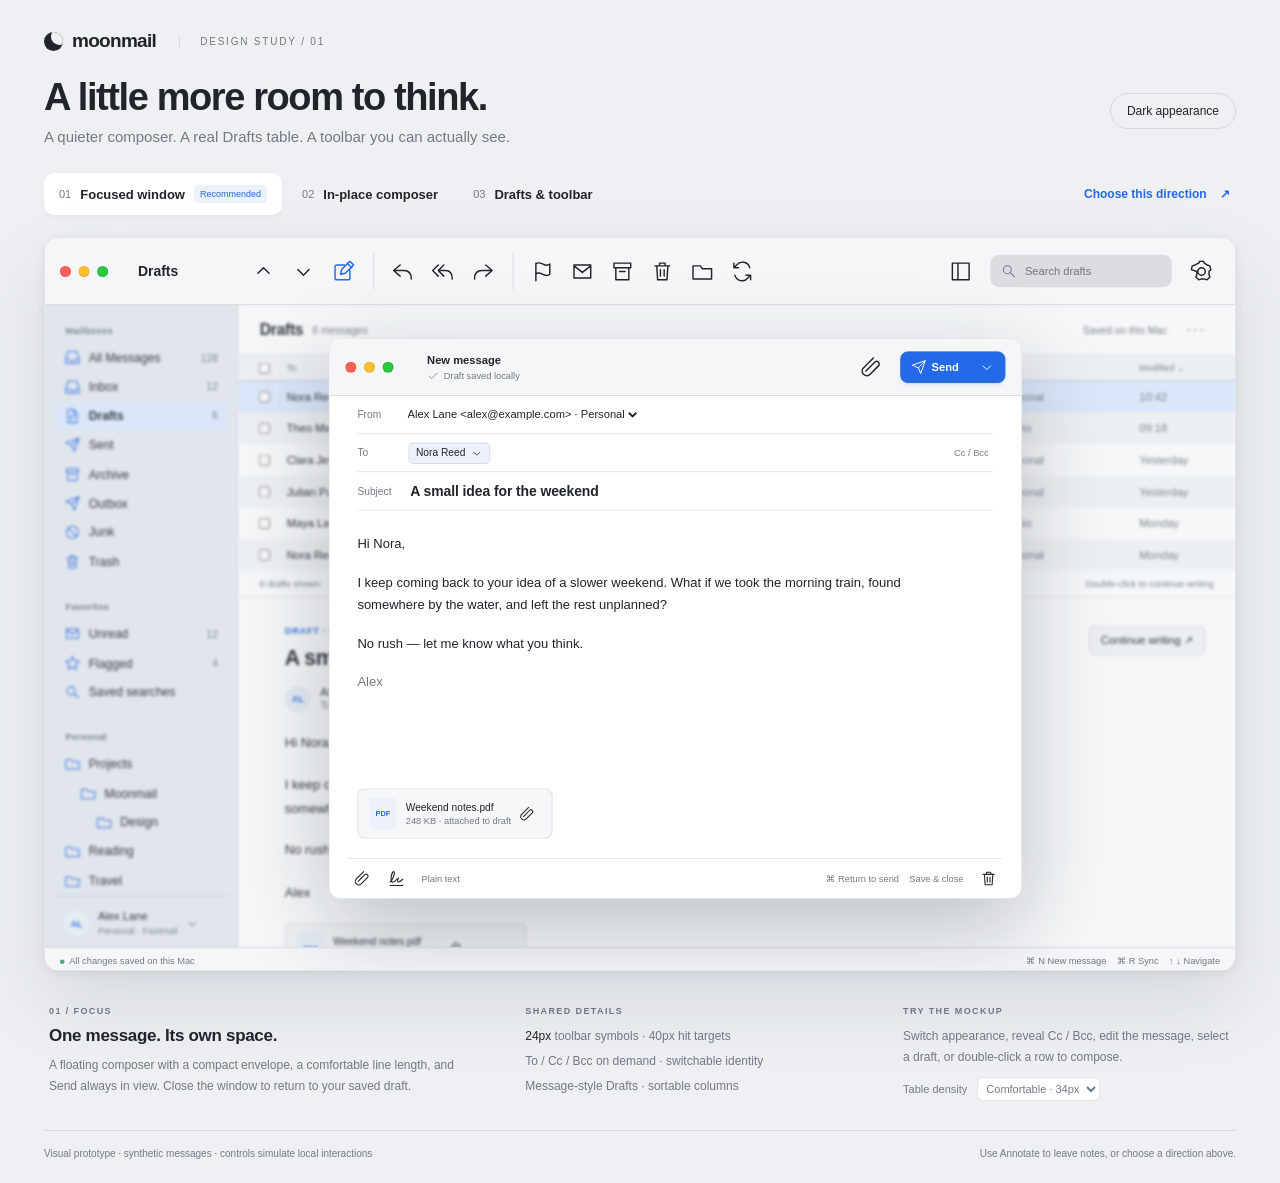
<file: design/macos-2026/index.html>
<!doctype html>
<html lang="en">
  <head>
    <meta charset="utf-8" />
    <meta name="viewport" content="width=device-width, initial-scale=1" />
    <title>Moonmail · A little more room to think</title>
    <link rel="stylesheet" href="mockups.css" />
    <script src="mockups.js" defer></script>
  </head>
  <body>
    <header class="presentation">
      <div class="brand">
        <span class="moon"></span> moonmail
        <span class="edition">DESIGN STUDY / 01</span>
      </div>
      <div class="intro">
        <div>
          <h1>A little more room to think.</h1>
          <p>
            A quieter composer. A real Drafts table. A toolbar you can actually
            see.
          </p>
        </div>
        <button
          id="theme"
          class="theme-button"
          aria-label="Switch to dark appearance"
        >
          Dark appearance
        </button>
      </div>
      <div class="navigation">
        <nav aria-label="Design directions">
          <button class="active" data-view="floating">
            01 <b>Focused window</b><span>Recommended</span></button
          ><button data-view="integrated">02 <b>In-place composer</b></button
          ><button data-view="drafts">03 <b>Drafts & toolbar</b></button>
        </nav>
        <button id="pick" class="pick">
          Choose this direction <span>↗</span>
        </button>
      </div>
    </header>
    <main>
      <section class="stage" aria-label="Interactive Moonmail design mockup">
        <div id="canvas" class="canvas"></div>
      </section>
      <section class="design-notes">
        <div>
          <span id="note-number">01 / FOCUS</span>
          <h2 id="note-title">One message. Its own space.</h2>
          <p id="note-body">
            A floating composer with a compact envelope, a comfortable line
            length, and Send always in view. Close the window to return to your
            saved draft.
          </p>
        </div>
        <div>
          <span>SHARED DETAILS</span>
          <ul>
            <li><b>24px</b> toolbar symbols · 40px hit targets</li>
            <li>To / Cc / Bcc on demand · switchable identity</li>
            <li>Message-style Drafts · sortable columns</li>
          </ul>
        </div>
        <div class="try">
          <span>TRY THE MOCKUP</span>
          <p>
            Switch appearance, reveal Cc / Bcc, edit the message, select a
            draft, or double-click a row to compose.
          </p>
          <label
            >Table density
            <select id="density">
              <option value="comfortable">Comfortable · 34px</option>
              <option value="compact">Compact · 28px</option>
            </select></label
          >
        </div>
      </section>
      <footer>
        Visual prototype · synthetic messages · controls simulate local
        interactions
        <span>Use Annotate to leave notes, or choose a direction above.</span>
      </footer>
      <div id="feedback" role="status" aria-live="polite"></div>
    </main>
  </body>
</html>
</file>
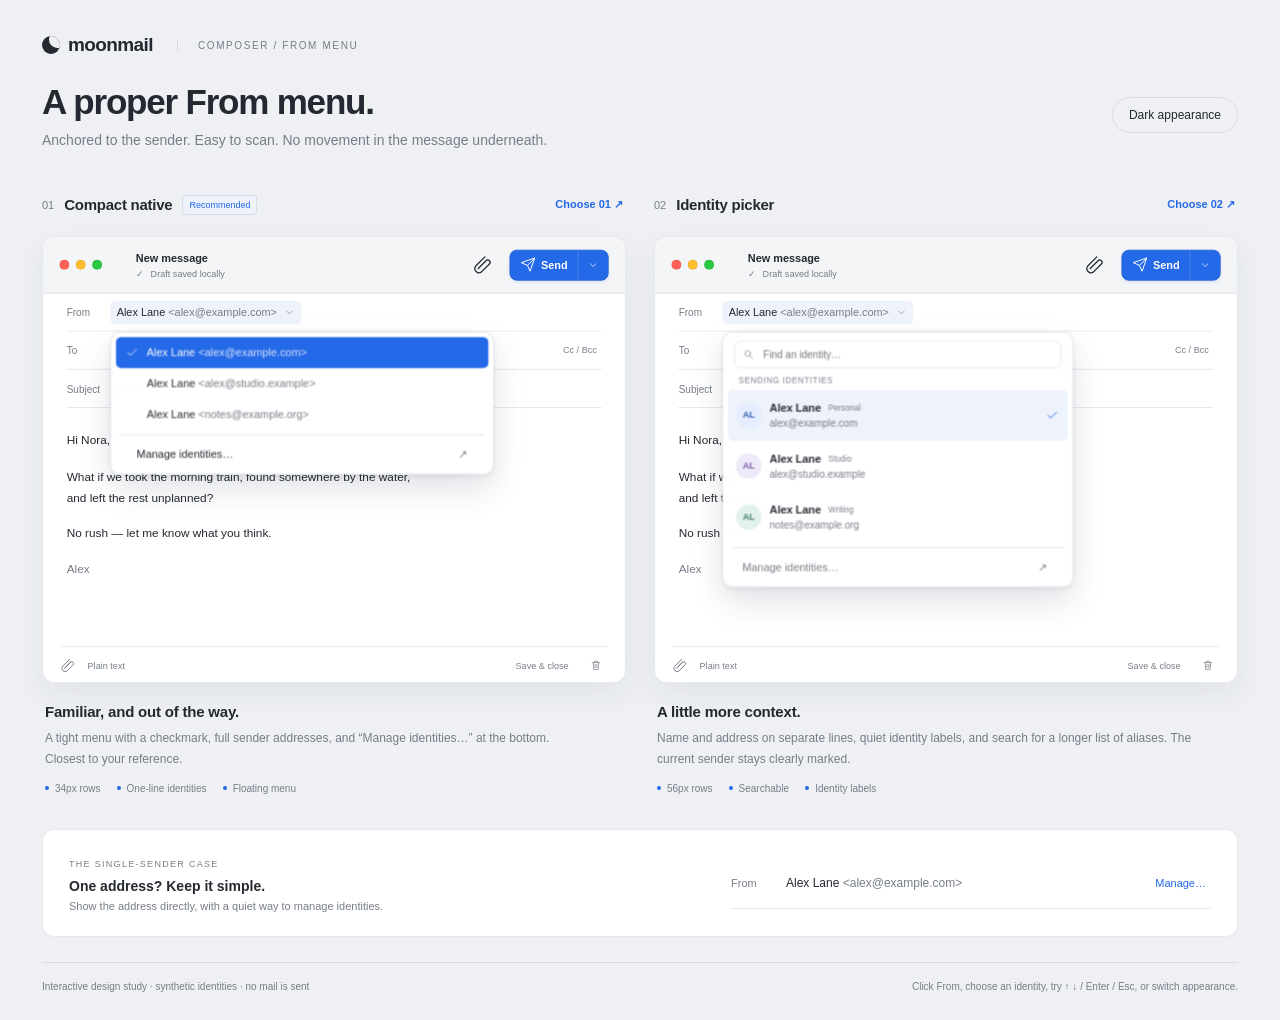
<file: design/macos-2026/from-picker.html>
<!doctype html>
<html lang="en">
  <head>
    <meta charset="utf-8" />
    <meta name="viewport" content="width=device-width, initial-scale=1" />
    <title>Moonmail · From menu studies</title>
    <link rel="stylesheet" href="from-picker.css" />
    <script src="from-picker.js" defer></script>
  </head>
  <body>
    <header class="page-head">
      <div class="brand">
        <span class="moon"></span> moonmail
        <span class="edition">COMPOSER / FROM MENU</span>
      </div>
      <div class="heading">
        <div>
          <h1>A proper From menu.</h1>
          <p>
            Anchored to the sender. Easy to scan. No movement in the message
            underneath.
          </p>
        </div>
        <button id="theme" class="quiet">Dark appearance</button>
      </div>
    </header>
    <main>
      <div class="variants">
        <section class="variant" aria-labelledby="title-a">
          <div class="variant-heading">
            <div>
              <span class="number">01</span>
              <h2 id="title-a">Compact native</h2>
              <span class="recommended">Recommended</span>
            </div>
            <button class="choose" data-pick="compact">Choose 01 ↗</button>
          </div>
          <div class="preview" id="compact"></div>
          <div class="caption">
            <h3>Familiar, and out of the way.</h3>
            <p>
              A tight menu with a checkmark, full sender addresses, and “Manage
              identities…” at the bottom. Closest to your reference.
            </p>
            <div class="specs">
              <span>34px rows</span><span>One-line identities</span
              ><span>Floating menu</span>
            </div>
          </div>
        </section>
        <section class="variant" aria-labelledby="title-b">
          <div class="variant-heading">
            <div>
              <span class="number">02</span>
              <h2 id="title-b">Identity picker</h2>
            </div>
            <button class="choose" data-pick="detailed">Choose 02 ↗</button>
          </div>
          <div class="preview" id="detailed"></div>
          <div class="caption">
            <h3>A little more context.</h3>
            <p>
              Name and address on separate lines, quiet identity labels, and
              search for a longer list of aliases. The current sender stays
              clearly marked.
            </p>
            <div class="specs">
              <span>56px rows</span><span>Searchable</span
              ><span>Identity labels</span>
            </div>
          </div>
        </section>
      </div>
      <section class="single">
        <div>
          <span class="eyebrow">THE SINGLE-SENDER CASE</span>
          <h3>One address? Keep it simple.</h3>
          <p>
            Show the address directly, with a quiet way to manage identities.
          </p>
        </div>
        <div class="single-field">
          <span class="label">From</span
          ><span
            >Alex Lane <span class="muted">&lt;alex@example.com&gt;</span></span
          ><button class="manage-inline" data-demo="Manage identities">
            Manage…
          </button>
        </div>
      </section>
      <footer>
        <span
          >Interactive design study · synthetic identities · no mail is
          sent</span
        ><span
          >Click From, choose an identity, try ↑ ↓ / Enter / Esc, or switch
          appearance.</span
        >
      </footer>
      <div id="notice" role="status" aria-live="polite"></div>
    </main>
  </body>
</html>
</file>
<file: design/macos-2026/mockups.css>
* {
  box-sizing: border-box;
}
:root {
  color-scheme: light;
  --page: #eef0f3;
  --ink: #20242b;
  --muted: #737a85;
  --line: rgba(35, 45, 65, 0.12);
  --surface: #fff;
  --chrome: #f5f6f8;
  --sidebar: rgba(229, 233, 240, 0.88);
  --row: #f6f7f9;
  --selection: #e2ecff;
  --accent: #2469e8;
  --chip: #edf2fa;
  --shadow: 0 32px 75px #34405b22, 0 2px 8px #34405b15;
  --body-font: -apple-system, BlinkMacSystemFont, "Helvetica Neue", sans-serif;
}
body.dark {
  color-scheme: dark;
  --page: #16191e;
  --ink: #e8eaf0;
  --muted: #979da9;
  --line: rgba(218, 228, 255, 0.11);
  --surface: #24272d;
  --chrome: #2b2e35;
  --sidebar: rgba(44, 49, 60, 0.94);
  --row: #292c33;
  --selection: #324b73;
  --accent: #6ca3ff;
  --chip: #333e50;
  --shadow: 0 32px 75px #0005, 0 2px 8px #0004;
}
body {
  margin: 0;
  background: var(--page);
  color: var(--ink);
  font: 14px var(--body-font);
  transition:
    background 0.2s,
    color 0.2s;
}
button,
input,
select {
  font: inherit;
  color: inherit;
}
button {
  cursor: pointer;
}
button:focus-visible,
select:focus-visible,
[contenteditable]:focus-visible,
input:focus-visible {
  outline: 2px solid var(--accent);
  outline-offset: 3px;
}
button {
  border: 0;
  background: none;
}
button:hover {
  background: var(--line);
}
.presentation,
main {
  max-width: 1472px;
  margin: auto;
  padding: 0 44px;
}
.presentation {
  padding-top: 30px;
}
.brand {
  display: flex;
  align-items: center;
  gap: 9px;
  font-size: 19px;
  font-weight: 650;
  letter-spacing: -0.7px;
}
.moon {
  display: inline-block;
  width: 19px;
  height: 19px;
  border-radius: 50%;
  background: var(--ink);
  position: relative;
  overflow: hidden;
}
.moon:after {
  content: "";
  position: absolute;
  left: 7px;
  top: -4px;
  background: var(--page);
  width: 17px;
  height: 17px;
  border-radius: 50%;
}
.edition {
  margin-left: 14px;
  padding-left: 20px;
  border-left: 1px solid var(--line);
  font-size: 10px;
  letter-spacing: 1.8px;
  color: var(--muted);
  font-weight: 500;
}
.intro {
  display: flex;
  align-items: center;
  justify-content: space-between;
  margin: 24px 0 28px;
  gap: 20px;
}
h1 {
  font-size: clamp(25px, 3vw, 38px);
  font-weight: 580;
  letter-spacing: -1.4px;
  margin: 0 0 9px;
}
.intro p {
  color: var(--muted);
  margin: 0;
  font-size: 15px;
}
.theme-button {
  border: 1px solid var(--line);
  border-radius: 30px;
  padding: 10px 16px;
  font-size: 12px;
  white-space: nowrap;
}
.navigation {
  display: flex;
  align-items: center;
  justify-content: space-between;
  gap: 20px;
  margin-bottom: 22px;
}
nav {
  display: flex;
  gap: 5px;
}
nav button {
  display: flex;
  align-items: center;
  gap: 9px;
  color: var(--muted);
  font-size: 11px;
  padding: 12px 15px;
  border-radius: 10px;
}
nav button b {
  font-size: 13px;
  font-weight: 550;
  color: var(--ink);
}
nav .active {
  background: var(--surface);
  box-shadow: 0 2px 6px #0000000a;
}
nav button span {
  font-size: 9px;
  padding: 4px 6px;
  background: var(--chip);
  color: var(--accent);
  border-radius: 4px;
}
.pick {
  font-size: 12px;
  font-weight: 600;
  color: var(--accent);
  white-space: nowrap;
}
.pick span {
  margin-left: 10px;
}
.stage {
  position: relative;
  width: 100%;
  overflow: hidden;
  border-radius: 15px;
  box-shadow: var(--shadow);
  border: 1px solid var(--line);
  background: var(--surface);
}
.canvas {
  width: 1280px;
  height: 790px;
  transform-origin: top left;
  position: relative;
  overflow: hidden;
  background: var(--surface);
  text-align: left;
}
.app {
  height: 100%;
  display: grid;
  grid-template-columns: 208px 1fr;
  grid-template-rows: 72px 1fr 27px;
}
.titlebar {
  grid-column: 1/-1;
  display: flex;
  align-items: center;
  background: var(--chrome);
  border-bottom: 1px solid var(--line);
  padding: 0 16px;
  gap: 12px;
}
.window-buttons {
  display: flex;
  gap: 8px;
  align-items: center;
  min-width: 72px;
}
.window-buttons i {
  display: block;
  width: 12px;
  height: 12px;
  border-radius: 50%;
  background: #ff6058;
  border: 1px solid #0001;
}
.window-buttons i:nth-child(2) {
  background: #febc2e;
}
.window-buttons i:nth-child(3) {
  background: #28c840;
}
.toolbar-title {
  width: 103px;
  font-weight: 650;
  font-size: 15px;
}
.toolbar-group {
  display: flex;
  gap: 3px;
  align-items: center;
}
.toolbar-group + .toolbar-group {
  border-left: 1px solid var(--line);
  padding-left: 11px;
}
.icon-button {
  height: 40px;
  min-width: 40px;
  display: inline-flex;
  align-items: center;
  justify-content: center;
  border-radius: 9px;
  color: var(--ink);
  position: relative;
}
.icon {
  width: 24px;
  height: 24px;
  stroke: currentColor;
  fill: none;
  stroke-width: 1.55;
  stroke-linecap: round;
  stroke-linejoin: round;
  flex-shrink: 0;
}
.icon.small {
  width: 17px;
  height: 17px;
}
.icon.tiny {
  width: 13px;
  height: 13px;
}
.accent {
  color: var(--accent);
}
.spacer {
  flex: 1;
}
.search {
  display: flex;
  gap: 7px;
  align-items: center;
  padding: 9px 11px;
  border-radius: 9px;
  background: var(--line);
  color: var(--muted);
  width: 195px;
  font-size: 12px;
}
.search input {
  width: 100%;
  min-width: 0;
  border: none;
  outline: none;
  background: none;
  font-size: 12px;
}
.sidebar {
  background: var(--sidebar);
  border-right: 1px solid var(--line);
  padding: 22px 10px 12px;
  display: flex;
  flex-direction: column;
}
.sidebar h3 {
  font-size: 10px;
  color: var(--muted);
  margin: 0 12px 8px;
  letter-spacing: 0.3px;
  font-weight: 600;
}
.sidebar h3:not(:first-child) {
  margin-top: 27px;
}
.side-item {
  height: 33px;
  border-radius: 7px;
  display: flex;
  align-items: center;
  gap: 9px;
  padding: 0 11px;
  width: 100%;
  font-size: 13px;
  text-align: left;
  white-space: nowrap;
}
.side-item .icon {
  color: var(--accent);
}
.side-item.indented {
  padding-left: 28px;
}
.side-item.deeper {
  padding-left: 45px;
}
.side-item.selected {
  background: var(--selection);
  font-weight: 600;
}
.side-item .count {
  margin-left: auto;
  color: var(--muted);
  font-size: 11px;
  font-weight: 500;
}
.account {
  border-top: 1px solid var(--line);
  padding: 15px 10px 0;
  margin-top: auto;
  display: flex;
  align-items: center;
  gap: 9px;
  font-size: 12px;
}
.avatar {
  width: 28px;
  height: 28px;
  border-radius: 50%;
  display: grid;
  place-items: center;
  background: var(--chip);
  color: var(--accent);
  font-size: 10px;
  font-weight: 600;
}
.account small {
  display: block;
  font-size: 10px;
  color: var(--muted);
  margin-top: 3px;
}
.workspace {
  min-width: 0;
  display: flex;
  flex-direction: column;
  overflow: hidden;
  background: var(--surface);
}
.list-heading {
  height: 53px;
  display: flex;
  align-items: center;
  padding: 0 23px;
  gap: 10px;
  flex-shrink: 0;
}
.list-heading h2 {
  font-size: 17px;
  font-weight: 650;
  letter-spacing: -0.4px;
  margin: 0;
}
.list-heading .subtle {
  font-size: 11px;
  color: var(--muted);
}
.table-wrap {
  overflow: auto;
  flex-shrink: 0;
}
table {
  width: 100%;
  border-collapse: collapse;
  table-layout: fixed;
  text-align: left;
  font-size: 12px;
}
th {
  height: 28px;
  border-top: 1px solid var(--line);
  border-bottom: 1px solid var(--line);
  font-size: 10px;
  color: var(--muted);
  font-weight: 500;
  padding: 0 12px;
  background: var(--chrome);
}
th button {
  padding: 0;
  color: inherit;
  width: 100%;
  text-align: left;
  font-size: inherit;
}
td {
  height: 34px;
  padding: 0 12px;
  white-space: nowrap;
  overflow: hidden;
  text-overflow: ellipsis;
}
body.compact td {
  height: 28px;
}
tbody tr {
  cursor: default;
}
tbody tr:nth-child(even) {
  background: var(--row);
}
tbody tr.selected {
  background: var(--selection);
}
tbody tr:hover:not(.selected) {
  background: var(--chip);
}
.check-col {
  width: 40px;
  padding-left: 18px;
  padding-right: 8px;
}
.recipient-col {
  width: 190px;
}
.file-col {
  width: 38px;
}
.identity-col {
  width: 150px;
}
.date-col {
  width: 115px;
}
td .icon {
  color: var(--muted);
}
input[type="checkbox"] {
  width: 12px;
  height: 12px;
  accent-color: var(--accent);
  vertical-align: middle;
}
.table-status {
  height: 29px;
  display: flex;
  align-items: center;
  justify-content: space-between;
  padding: 0 23px;
  border-bottom: 1px solid var(--line);
  color: var(--muted);
  font-size: 10px;
  flex-shrink: 0;
}
.reader {
  padding: 30px 50px;
  overflow: auto;
  flex: 1;
  position: relative;
}
.reader .draft-label {
  font-size: 10px;
  letter-spacing: 0.7px;
  color: var(--accent);
  font-weight: 600;
  margin-bottom: 10px;
}
.reader h2 {
  font-size: 23px;
  letter-spacing: -0.6px;
  font-weight: 600;
  margin: 0 0 17px;
}
.reader-meta {
  display: flex;
  gap: 10px;
  align-items: center;
  font-size: 12px;
  color: var(--muted);
}
.reader-meta strong {
  color: var(--ink);
  font-weight: 500;
}
.reader p {
  max-width: 620px;
  font-size: 14px;
  line-height: 1.75;
  margin: 21px 0;
}
.reader-actions {
  position: absolute;
  right: 32px;
  top: 30px;
}
.secondary {
  font-size: 12px;
  padding: 8px 12px;
  border: 1px solid var(--line);
  border-radius: 7px;
  background: var(--chrome);
}
.statusbar {
  grid-column: 1/-1;
  border-top: 1px solid var(--line);
  display: flex;
  align-items: center;
  justify-content: space-between;
  padding: 0 16px;
  background: var(--chrome);
  font-size: 10px;
  color: var(--muted);
}
.status-dot {
  display: inline-block;
  width: 5px;
  height: 5px;
  background: #4eaa7c;
  border-radius: 50%;
  margin-right: 5px;
}
.veil {
  position: absolute;
  inset: 72px 0 27px;
  background: #bac5d025;
  backdrop-filter: blur(2px);
  pointer-events: none;
}
.dark .veil {
  background: #11151b40;
}
.composer {
  display: flex;
  flex-direction: column;
  background: var(--surface);
  overflow: hidden;
}
.floating-composer {
  position: absolute;
  top: 108px;
  left: 305px;
  width: 746px;
  height: 603px;
  border: 1px solid var(--line);
  border-radius: 13px;
  box-shadow:
    0 30px 90px #17223940,
    0 0 0 1px #ffffff30;
}
.dark .floating-composer {
  box-shadow:
    0 30px 90px #0008,
    0 0 0 1px #ffffff09;
}
.composer-bar {
  display: flex;
  align-items: center;
  gap: 10px;
  padding: 0 17px;
  height: 61px;
  background: var(--chrome);
  border-bottom: 1px solid var(--line);
  flex-shrink: 0;
}
.composer-bar .window-buttons {
  min-width: 78px;
}
.composer-title {
  font-size: 12px;
  font-weight: 600;
}
.saved {
  font-size: 10px;
  color: var(--muted);
  display: flex;
  gap: 5px;
  align-items: center;
  margin-top: 4px;
  font-weight: 400;
}
.send-control {
  position: relative;
  display: flex;
  align-items: center;
  background: #2469e8;
  border: 1px solid #2462cf;
  color: white;
  border-radius: 8px;
  box-shadow: 0 2px 4px #2469e820;
  height: 34px;
}
.send-control button {
  height: 32px;
  color: white;
  padding: 0 11px;
  display: flex;
  align-items: center;
  gap: 6px;
  font-size: 12px;
  font-weight: 550;
}
.send-control button:hover {
  background: #ffffff16;
}
.send-control button:last-child {
  border-left: 1px solid #ffffff30;
  padding: 0 7px;
}
.send-control .icon {
  width: 16px;
  height: 16px;
}
.envelope {
  margin: 0 30px;
  flex-shrink: 0;
}
.field {
  min-height: 41px;
  display: flex;
  align-items: center;
  gap: 12px;
  border-bottom: 1px solid var(--line);
  font-size: 12px;
}
.field > label {
  width: 43px;
  color: var(--muted);
  font-size: 11px;
  flex-shrink: 0;
}
.field input {
  background: none;
  border: none;
  outline: none;
  flex: 1;
  min-width: 0;
  font-size: 12px;
}
.field input.subject {
  font-size: 15px;
  font-weight: 600;
  letter-spacing: -0.1px;
}
.field .identity-select {
  border: none;
  background: none;
  max-width: 430px;
  font-size: 12px;
  margin-left: -5px;
  padding: 4px 0;
  outline-offset: 0;
}
.address-chip {
  display: inline-flex;
  align-items: center;
  gap: 6px;
  background: var(--chip);
  color: var(--ink);
  border: 1px solid var(--line);
  border-radius: 5px;
  padding: 4px 7px;
  font-size: 11px;
  white-space: nowrap;
}
.field .reveal {
  font-size: 10px;
  color: var(--muted);
  padding: 5px;
  white-space: nowrap;
}
.field.cc-row[hidden] {
  display: none;
}
.writing {
  padding: 23px 30px 16px;
  flex: 1;
  overflow: auto;
  font-size: 14px;
  line-height: 1.75;
  min-height: 80px;
}
.writing:focus {
  outline: none;
}
.writing p {
  margin: 0 0 17px;
  max-width: 620px;
}
.signature {
  color: var(--muted);
}
.attachment-shelf {
  margin: 0 30px 21px;
  display: flex;
  gap: 8px;
  flex-shrink: 0;
}
.attachment {
  padding: 9px 12px;
  display: flex;
  gap: 10px;
  align-items: center;
  border: 1px solid var(--line);
  border-radius: 8px;
  min-width: 210px;
  font-size: 11px;
  background: var(--row);
}
.file-icon {
  display: grid;
  place-items: center;
  width: 29px;
  height: 34px;
  color: var(--accent);
  background: var(--chip);
  font-size: 8px;
  font-weight: 700;
  border-radius: 4px;
}
.attachment small {
  display: block;
  color: var(--muted);
  font-size: 10px;
  margin-top: 3px;
}
.attachment button {
  margin-left: auto;
  color: var(--muted);
}
.composer-footer {
  display: flex;
  align-items: center;
  height: 43px;
  gap: 5px;
  margin: 0 20px;
  border-top: 1px solid var(--line);
  flex-shrink: 0;
}
.composer-footer .icon-button {
  width: 31px;
  min-width: 31px;
  height: 30px;
}
.composer-footer .icon {
  width: 18px;
  height: 18px;
}
.composer-footer .text-button {
  font-size: 10px;
  color: var(--muted);
  padding: 6px;
}
.composer-footer .plain-text {
  font-size: 10px;
  color: var(--muted);
  margin-left: 7px;
}
.composer-footer .hint {
  font-size: 10px;
  color: var(--muted);
}
.integrated-composer {
  flex: 1;
  min-height: 0;
}
.integrated-composer .composer-bar {
  height: 54px;
  background: var(--surface);
  padding: 0 27px;
}
.integrated-composer .envelope,
.integrated-composer .attachment-shelf {
  margin-left: 48px;
  margin-right: 48px;
}
.integrated-composer .writing {
  padding-left: 48px;
  padding-right: 48px;
  padding-top: 18px;
}
.integrated-composer .field {
  min-height: 35px;
}
.integrated-composer .attachment-shelf {
  margin-bottom: 12px;
}
.integrated-composer .writing p {
  margin-bottom: 12px;
}
.integrated-composer .composer-footer {
  margin: 0 38px;
}
.popover {
  position: absolute;
  z-index: 10;
  right: 0;
  top: 40px;
  background: var(--surface);
  color: var(--ink);
  border: 1px solid var(--line);
  box-shadow: 0 8px 25px #0002;
  border-radius: 9px;
  padding: 5px;
  width: 200px;
}
.send-control .popover button {
  color: var(--ink);
  border: none;
  width: 100%;
  font-weight: 400;
  justify-content: space-between;
  font-size: 12px;
  border-radius: 5px;
}
.send-control .popover button:hover {
  background: var(--selection);
}
.popover small {
  color: var(--muted);
  font-size: 10px;
}
.design-notes {
  display: grid;
  grid-template-columns: 1.3fr 1fr 1fr;
  gap: 50px;
  padding: 30px 5px 24px;
}
.design-notes span {
  font-size: 9px;
  letter-spacing: 1.4px;
  color: var(--muted);
  font-weight: 600;
}
.design-notes h2 {
  font-size: 17px;
  letter-spacing: -0.3px;
  font-weight: 600;
  margin: 9px 0;
}
.design-notes p,
.design-notes li {
  font-size: 12px;
  line-height: 1.75;
  color: var(--muted);
  margin: 9px 0;
}
.design-notes ul {
  list-style: none;
  padding: 0;
  margin: 9px 0;
}
.design-notes li {
  margin: 4px 0;
}
.design-notes b {
  color: var(--ink);
  font-weight: 500;
}
.try label {
  font-size: 11px;
  color: var(--muted);
  display: flex;
  align-items: center;
  gap: 10px;
}
.try select {
  background: var(--surface);
  border: 1px solid var(--line);
  border-radius: 6px;
  padding: 4px;
  font-size: 11px;
}
footer {
  display: flex;
  justify-content: space-between;
  border-top: 1px solid var(--line);
  padding: 17px 0 24px;
  color: var(--muted);
  font-size: 10px;
  gap: 15px;
}
#feedback {
  position: fixed;
  bottom: 25px;
  left: 50%;
  transform: translateX(-50%);
  background: var(--ink);
  color: var(--surface);
  border-radius: 10px;
  padding: 12px 18px;
  box-shadow: var(--shadow);
  font-size: 12px;
  display: none;
  z-index: 50;
}
#feedback.visible {
  display: block;
}
@media (max-width: 950px) {
  .presentation,
  main {
    padding-left: 20px;
    padding-right: 20px;
  }
  .navigation {
    align-items: flex-start;
  }
  nav button {
    padding: 10px;
  }
  nav button span {
    display: none;
  }
  .design-notes {
    gap: 20px;
    grid-template-columns: 1.2fr 1fr;
  }
  .try {
    grid-column: 1/-1;
  }
  .intro {
    margin-top: 20px;
  }
  footer {
    flex-direction: column;
  }
  .pick {
    padding-top: 12px;
  }
}
@media (max-width: 620px) {
  .presentation {
    padding-top: 20px;
  }
  .edition {
    font-size: 8px;
  }
  .intro {
    align-items: flex-start;
  }
  .intro p {
    font-size: 12px;
    line-height: 1.5;
  }
  .theme-button {
    font-size: 10px;
    padding: 8px;
  }
  .navigation {
    flex-direction: column;
    gap: 8px;
  }
  nav {
    width: 100%;
  }
  nav button {
    font-size: 9px;
    gap: 5px;
  }
  nav button b {
    font-size: 10px;
  }
  .design-notes {
    grid-template-columns: 1fr;
  }
  .try {
    grid-column: auto;
  }
}
/* Keep the mailbox and editor inside their split panes at every density. */
.app {
  grid-template-rows: 72px minmax(0, 1fr) 27px;
}
.sidebar {
  min-height: 0;
  overflow: auto;
}
.attachment-shelf[hidden] {
  display: none;
}
.reader > .attachment {
  max-width: 260px;
}
</file>
<file: design/macos-2026/from-picker.css>
* {
  box-sizing: border-box;
}
:root {
  color-scheme: light;
  --page: #eef0f3;
  --paper: #fff;
  --chrome: #f4f5f7;
  --text: #242830;
  --muted: #777d88;
  --line: #25324b1c;
  --accent: #2469e8;
  --selected: #2469e8;
  --hover: #edf2fb;
  --menu: #fffffff5;
  --shadow: 0 16px 35px #1b294a24, 0 2px 7px #1b294a14;
  --panel-shadow: 0 12px 30px #1b294a10;
  --radius: 13px;
}
body.dark {
  color-scheme: dark;
  --page: #181b20;
  --paper: #24272d;
  --chrome: #2b2e35;
  --text: #eef0f5;
  --muted: #9da3af;
  --line: #dae4ff20;
  --accent: #82afff;
  --selected: #326cd7;
  --hover: #3a4354;
  --menu: #32353cf7;
  --shadow: 0 18px 40px #0006, 0 2px 7px #0005;
  --panel-shadow: 0 12px 30px #0003;
}
body {
  margin: 0;
  background: var(--page);
  color: var(--text);
  font:
    14px -apple-system,
    BlinkMacSystemFont,
    "Helvetica Neue",
    sans-serif;
  -webkit-font-smoothing: antialiased;
}
button,
input {
  font: inherit;
  color: inherit;
}
button {
  cursor: pointer;
  border: 0;
  background: none;
}
button:focus-visible,
input:focus-visible,
[contenteditable]:focus-visible {
  outline: 2px solid var(--accent);
  outline-offset: 3px;
}
button:hover {
  background: var(--hover);
}
.page-head,
main {
  max-width: 1480px;
  margin: auto;
  padding: 0 42px;
}
.page-head {
  padding-top: 34px;
}
.brand {
  display: flex;
  align-items: center;
  gap: 8px;
  font-size: 19px;
  font-weight: 650;
  letter-spacing: -0.6px;
}
.moon {
  height: 18px;
  width: 18px;
  border-radius: 50%;
  background: var(--text);
  position: relative;
  overflow: hidden;
}
.moon:after {
  content: "";
  background: var(--page);
  position: absolute;
  width: 17px;
  height: 17px;
  left: 7px;
  top: -5px;
  border-radius: 50%;
}
.edition {
  border-left: 1px solid var(--line);
  padding-left: 20px;
  margin-left: 16px;
  color: var(--muted);
  font-size: 10px;
  letter-spacing: 1.6px;
  font-weight: 500;
}
.heading {
  margin: 26px 0 38px;
  display: flex;
  justify-content: space-between;
  align-items: center;
  gap: 20px;
}
h1 {
  font-weight: 580;
  font-size: 35px;
  letter-spacing: -1.2px;
  margin: 0 0 10px;
}
.heading p {
  margin: 0;
  color: var(--muted);
  font-size: 14px;
}
.quiet {
  border: 1px solid var(--line);
  border-radius: 30px;
  padding: 10px 16px;
  font-size: 12px;
  white-space: nowrap;
}
.variants {
  display: grid;
  grid-template-columns: 1fr 1fr;
  gap: 28px;
}
.variant {
  min-width: 0;
}
.variant-heading {
  display: flex;
  justify-content: space-between;
  align-items: center;
  height: 37px;
  margin-bottom: 13px;
  gap: 10px;
}
.variant-heading > div {
  display: flex;
  align-items: center;
  gap: 10px;
}
.number {
  font-size: 11px;
  color: var(--muted);
}
h2 {
  font-size: 15px;
  font-weight: 600;
  margin: 0;
  letter-spacing: -0.25px;
}
.recommended {
  font-size: 9px;
  color: var(--accent);
  background: var(--hover);
  border: 1px solid var(--line);
  padding: 4px 6px;
  border-radius: 4px;
}
.choose {
  font-size: 11px;
  font-weight: 600;
  color: var(--accent);
  padding: 8px 3px;
  white-space: nowrap;
}
.preview {
  width: 100%;
  position: relative;
  overflow: hidden;
  border: 1px solid var(--line);
  border-radius: var(--radius);
  box-shadow: var(--panel-shadow);
  background: var(--paper);
}
.window {
  width: 640px;
  height: 492px;
  background: var(--paper);
  transform-origin: top left;
  position: relative;
  overflow: hidden;
}
.titlebar {
  height: 62px;
  display: flex;
  align-items: center;
  gap: 12px;
  padding: 0 18px;
  background: var(--chrome);
  border-bottom: 1px solid var(--line);
}
.lights {
  display: flex;
  gap: 7px;
  width: 72px;
  flex-shrink: 0;
}
.lights i {
  height: 11px;
  width: 11px;
  border-radius: 50%;
  border: 1px solid #0001;
  background: #ff6058;
}
.lights i:nth-child(2) {
  background: #ffbd30;
}
.lights i:last-child {
  background: #29c941;
}
.title {
  font-size: 12px;
  font-weight: 600;
}
.saved {
  font-size: 10px;
  font-weight: 400;
  color: var(--muted);
  margin-top: 5px;
}
.spacer {
  flex: 1;
}
.icon {
  width: 17px;
  height: 17px;
  stroke: currentColor;
  stroke-width: 1.55;
  stroke-linecap: round;
  stroke-linejoin: round;
  fill: none;
  flex-shrink: 0;
}
.icon.small {
  width: 12px;
  height: 12px;
}
.attach {
  display: flex;
  align-items: center;
  justify-content: center;
  width: 32px;
  height: 34px;
  border-radius: 7px;
}
.attach .icon {
  width: 22px;
  height: 22px;
}
.send {
  display: flex;
  align-items: center;
  height: 34px;
  border: 1px solid #2462cf;
  border-radius: 8px;
  background: #2469e8;
  color: #fff;
  box-shadow: 0 2px 4px #2469e820;
  overflow: hidden;
}
.send button {
  height: 32px;
  color: white;
  padding: 0 11px;
  display: flex;
  align-items: center;
  gap: 6px;
  font-size: 12px;
  font-weight: 600;
}
.send button:hover {
  background: #ffffff18;
}
.send button:last-child {
  border-left: 1px solid #ffffff30;
  padding: 0 10px;
}
.envelope {
  padding: 0 26px;
}
.field {
  height: 42px;
  display: flex;
  align-items: center;
  gap: 12px;
  border-bottom: 1px solid var(--line);
  font-size: 12px;
}
.label {
  font-size: 11px;
  color: var(--muted);
  width: 43px;
  flex-shrink: 0;
}
.sender-wrap {
  position: relative;
  min-width: 0;
}
.sender {
  display: flex;
  align-items: center;
  gap: 8px;
  padding: 6px 7px;
  margin-left: -7px;
  border-radius: 6px;
  white-space: nowrap;
  text-align: left;
  font-size: 12px;
  max-width: 520px;
}
.sender[aria-expanded="true"] {
  background: var(--hover);
}
.sender .address {
  color: var(--muted);
}
.sender .icon {
  color: var(--muted);
}
.sender-content {
  overflow: hidden;
  text-overflow: ellipsis;
}
.to-chip {
  background: var(--hover);
  border: 1px solid var(--line);
  padding: 4px 7px;
  border-radius: 5px;
  font-size: 11px;
}
.cc {
  margin-left: auto;
  color: var(--muted);
  font-size: 10px;
  padding: 5px;
  border-radius: 4px;
}
.subject {
  font-weight: 600;
  font-size: 14px;
}
.body {
  padding: 25px 26px;
  line-height: 1.75;
  font-size: 13px;
  outline: none;
}
.body p {
  margin: 0 0 17px;
}
.body p:last-child {
  color: var(--muted);
}
.bottom {
  position: absolute;
  bottom: 0;
  left: 20px;
  right: 20px;
  height: 42px;
  border-top: 1px solid var(--line);
  display: flex;
  align-items: center;
  gap: 12px;
  color: var(--muted);
  font-size: 10px;
}
.bottom button {
  font-size: 10px;
  padding: 6px;
  border-radius: 5px;
}
.popover {
  position: absolute;
  z-index: 5;
  left: -7px;
  top: 34px;
  background: var(--menu);
  backdrop-filter: blur(24px);
  border: 1px solid var(--line);
  border-radius: 11px;
  padding: 5px;
  box-shadow: var(--shadow);
}
.popover[hidden] {
  display: none;
}
.compact-menu {
  width: 422px;
}
.detailed-menu {
  width: 386px;
}
.options {
  max-height: 230px;
  overflow: auto;
}
.option {
  width: 100%;
  border-radius: 6px;
  display: flex;
  align-items: center;
  gap: 8px;
  padding: 0 9px;
  min-height: 34px;
  text-align: left;
  font-size: 12px;
}
.option .check {
  width: 17px;
  flex-shrink: 0;
  display: grid;
  place-items: center;
}
.option .check .icon {
  width: 14px;
  height: 14px;
  visibility: hidden;
}
.option[aria-selected="true"] .check .icon {
  visibility: visible;
}
.compact-menu .option[aria-selected="true"] {
  background: var(--selected);
  color: white;
}
.compact-menu .option .option-address {
  color: var(--muted);
}
.compact-menu .option[aria-selected="true"] .option-address {
  color: #ffffffd6;
}
.option:hover:not([aria-selected="true"]) {
  background: var(--hover);
}
.option-copy {
  overflow: hidden;
  text-overflow: ellipsis;
  white-space: nowrap;
}
.option-copy b {
  font-weight: 500;
}
.menu-bottom {
  border-top: 1px solid var(--line);
  margin: 5px 5px 0;
  padding-top: 5px;
}
.manage {
  width: 100%;
  height: 32px;
  text-align: left;
  padding: 0 18px;
  font-size: 12px;
  border-radius: 6px;
}
.manage .dots {
  float: right;
  color: var(--muted);
}
.filter {
  display: flex;
  align-items: center;
  gap: 8px;
  margin: 4px 7px 8px;
  padding: 7px 9px;
  background: var(--paper);
  border: 1px solid var(--line);
  border-radius: 7px;
  color: var(--muted);
}
.filter input {
  background: none;
  border: 0;
  outline: 0;
  min-width: 0;
  width: 100%;
  font-size: 11px;
}
.menu-label {
  font-size: 9px;
  letter-spacing: 0.6px;
  color: var(--muted);
  margin: 9px 12px 5px;
}
.detailed-menu .option {
  min-height: 56px;
  padding: 5px 9px;
  gap: 9px;
}
.detailed-menu .option[aria-selected="true"] {
  background: var(--hover);
}
.detailed-menu .check {
  margin-left: auto;
  color: var(--accent);
}
.initials {
  height: 28px;
  width: 28px;
  display: grid;
  place-items: center;
  border-radius: 50%;
  background: #e5edff;
  color: #3866b4;
  font-size: 10px;
  font-weight: 600;
  flex-shrink: 0;
}
.dark .initials {
  background: #3a4963;
  color: #aecbff;
}
.initials.studio {
  background: #ede9f8;
  color: #8061a9;
}
.dark .initials.studio {
  background: #4c405b;
  color: #d6b7fa;
}
.initials.notes {
  background: #e3f1ed;
  color: #3e8271;
}
.dark .initials.notes {
  background: #334f48;
  color: #98d4c3;
}
.detailed-menu .option-copy {
  flex: 1;
}
.identity-title {
  display: flex;
  gap: 8px;
  align-items: center;
  margin-bottom: 4px;
}
.identity-title b {
  font-size: 12px;
  font-weight: 550;
}
.identity-title small {
  font-size: 9px;
  color: var(--muted);
  font-weight: 400;
}
.detailed-menu .option-address {
  display: block;
  font-size: 11px;
  color: var(--muted);
}
.detailed-menu .manage {
  padding-left: 11px;
  color: var(--muted);
}
.empty {
  color: var(--muted);
  font-size: 12px;
  padding: 20px 12px;
}
.caption {
  padding: 20px 3px 0;
}
.caption h3 {
  font-size: 15px;
  font-weight: 600;
  margin: 0 0 8px;
  letter-spacing: -0.2px;
}
.caption p {
  color: var(--muted);
  font-size: 12px;
  line-height: 1.75;
  margin: 0;
  max-width: 540px;
}
.specs {
  display: flex;
  gap: 16px;
  margin-top: 13px;
  color: var(--muted);
  font-size: 10px;
}
.specs span:before {
  content: "";
  display: inline-block;
  width: 4px;
  height: 4px;
  margin: 0 6px 2px 0;
  border-radius: 50%;
  background: var(--accent);
}
.single {
  display: flex;
  align-items: center;
  justify-content: space-between;
  gap: 40px;
  margin: 35px 0 25px;
  padding: 24px 26px;
  border: 1px solid var(--line);
  border-radius: 12px;
  background: var(--paper);
}
.eyebrow {
  font-size: 9px;
  letter-spacing: 1.3px;
  color: var(--muted);
}
.single h3 {
  font-size: 14px;
  font-weight: 550;
  margin: 8px 0 6px;
}
.single p {
  font-size: 11px;
  color: var(--muted);
  margin: 0;
}
.single-field {
  display: flex;
  align-items: center;
  gap: 12px;
  min-width: 480px;
  font-size: 12px;
  border-bottom: 1px solid var(--line);
  padding: 14px 0;
}
.muted {
  color: var(--muted);
}
.manage-inline {
  margin-left: auto;
  color: var(--accent);
  font-size: 11px;
  padding: 5px;
  border-radius: 5px;
}
footer {
  border-top: 1px solid var(--line);
  padding: 18px 0 28px;
  display: flex;
  justify-content: space-between;
  gap: 20px;
  color: var(--muted);
  font-size: 10px;
}
#notice {
  position: fixed;
  bottom: 24px;
  left: 50%;
  transform: translateX(-50%);
  max-width: 90vw;
  background: var(--text);
  color: var(--paper);
  font-size: 12px;
  padding: 13px 18px;
  border-radius: 9px;
  box-shadow: var(--shadow);
  z-index: 50;
  display: none;
}
#notice.visible {
  display: block;
}
@media (max-width: 1050px) {
  .page-head,
  main {
    padding-left: 25px;
    padding-right: 25px;
  }
  .variants {
    gap: 20px;
  }
  .recommended {
    display: none;
  }
  .single {
    gap: 20px;
    padding: 20px;
  }
  .single-field {
    min-width: 430px;
  }
  .heading p {
    max-width: 530px;
    line-height: 1.6;
  }
}
@media (max-width: 780px) {
  .variants {
    grid-template-columns: 1fr;
    gap: 30px;
  }
  .single {
    flex-direction: column;
    align-items: stretch;
  }
  .single-field {
    min-width: 0;
  }
  .heading {
    align-items: flex-start;
  }
  h1 {
    font-size: 29px;
  }
  .heading p {
    font-size: 12px;
  }
  .quiet {
    font-size: 10px;
    padding: 8px 10px;
  }
  .edition {
    font-size: 8px;
  }
  .recommended {
    display: inline;
  }
  footer {
    flex-direction: column;
    gap: 8px;
  }
  .single-field {
    font-size: 11px;
    gap: 6px;
  }
  .single-field .label {
    width: 32px;
  }
}
</file>
